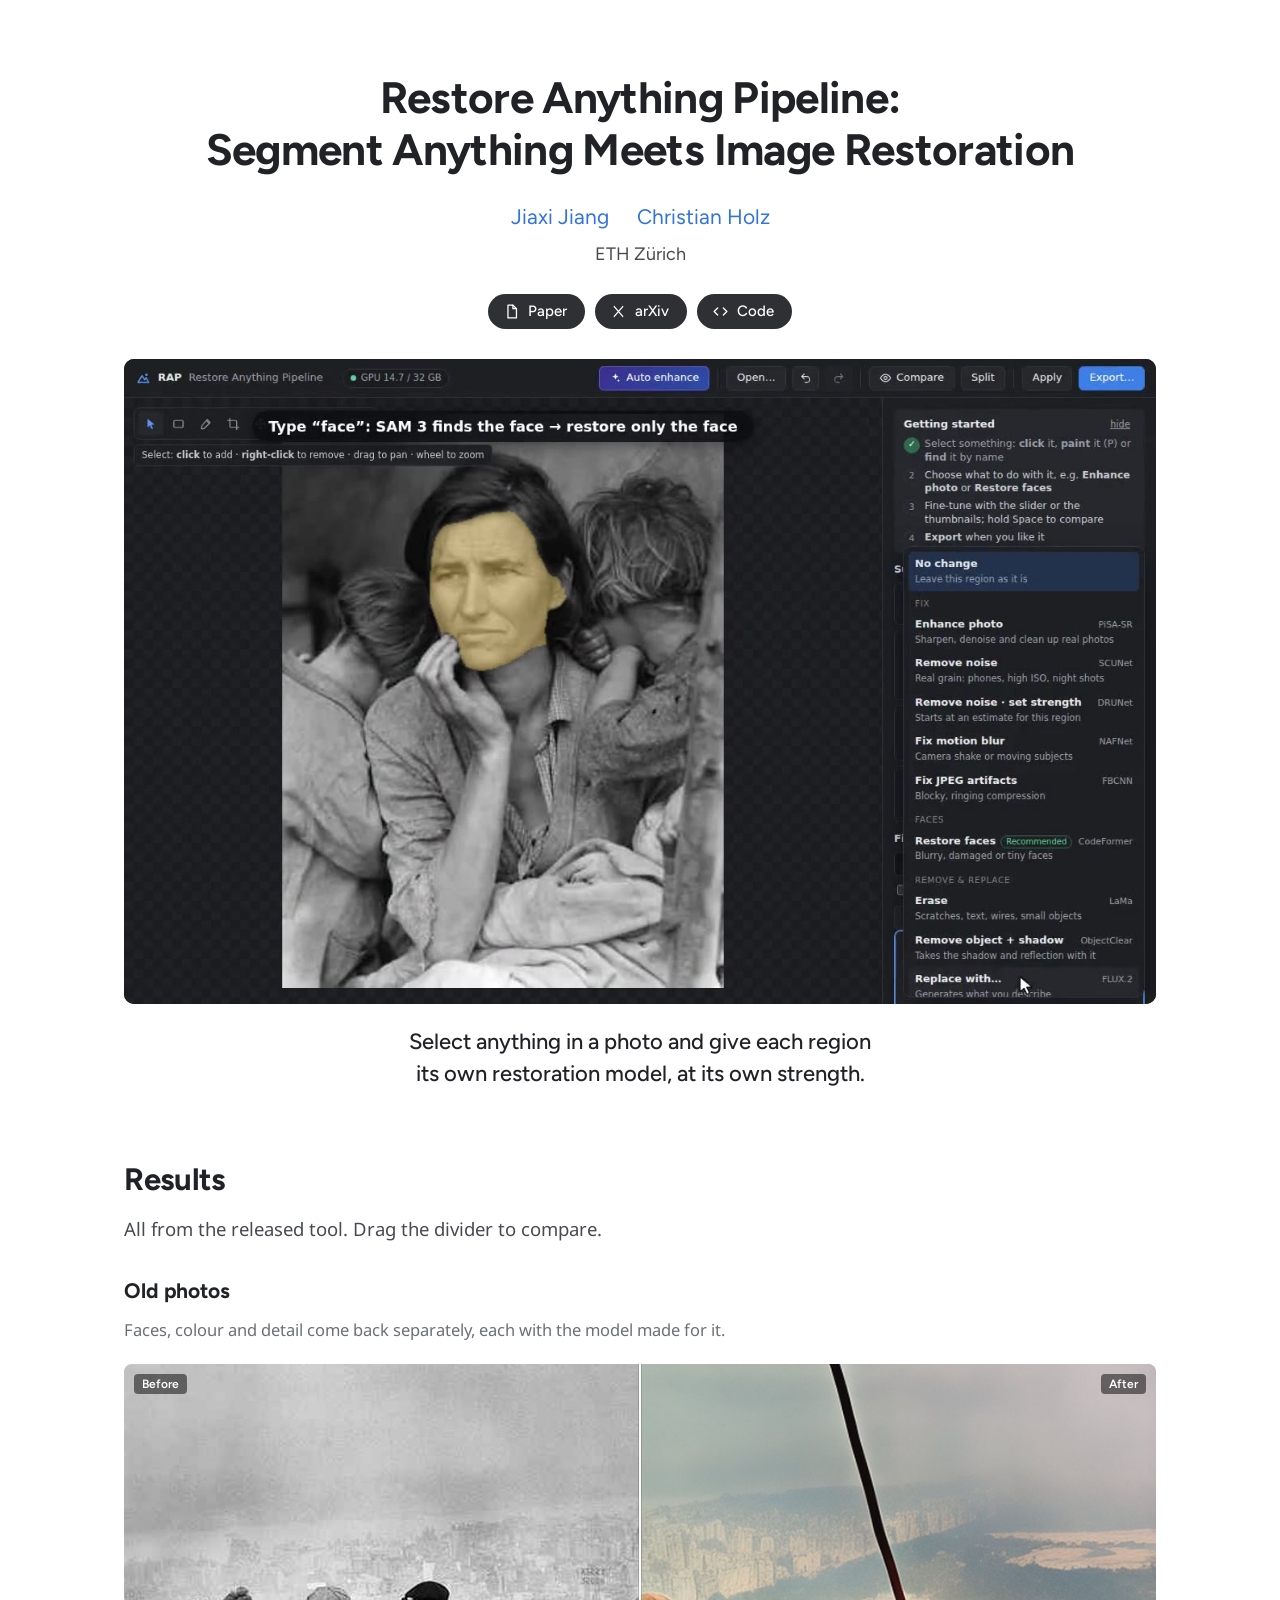
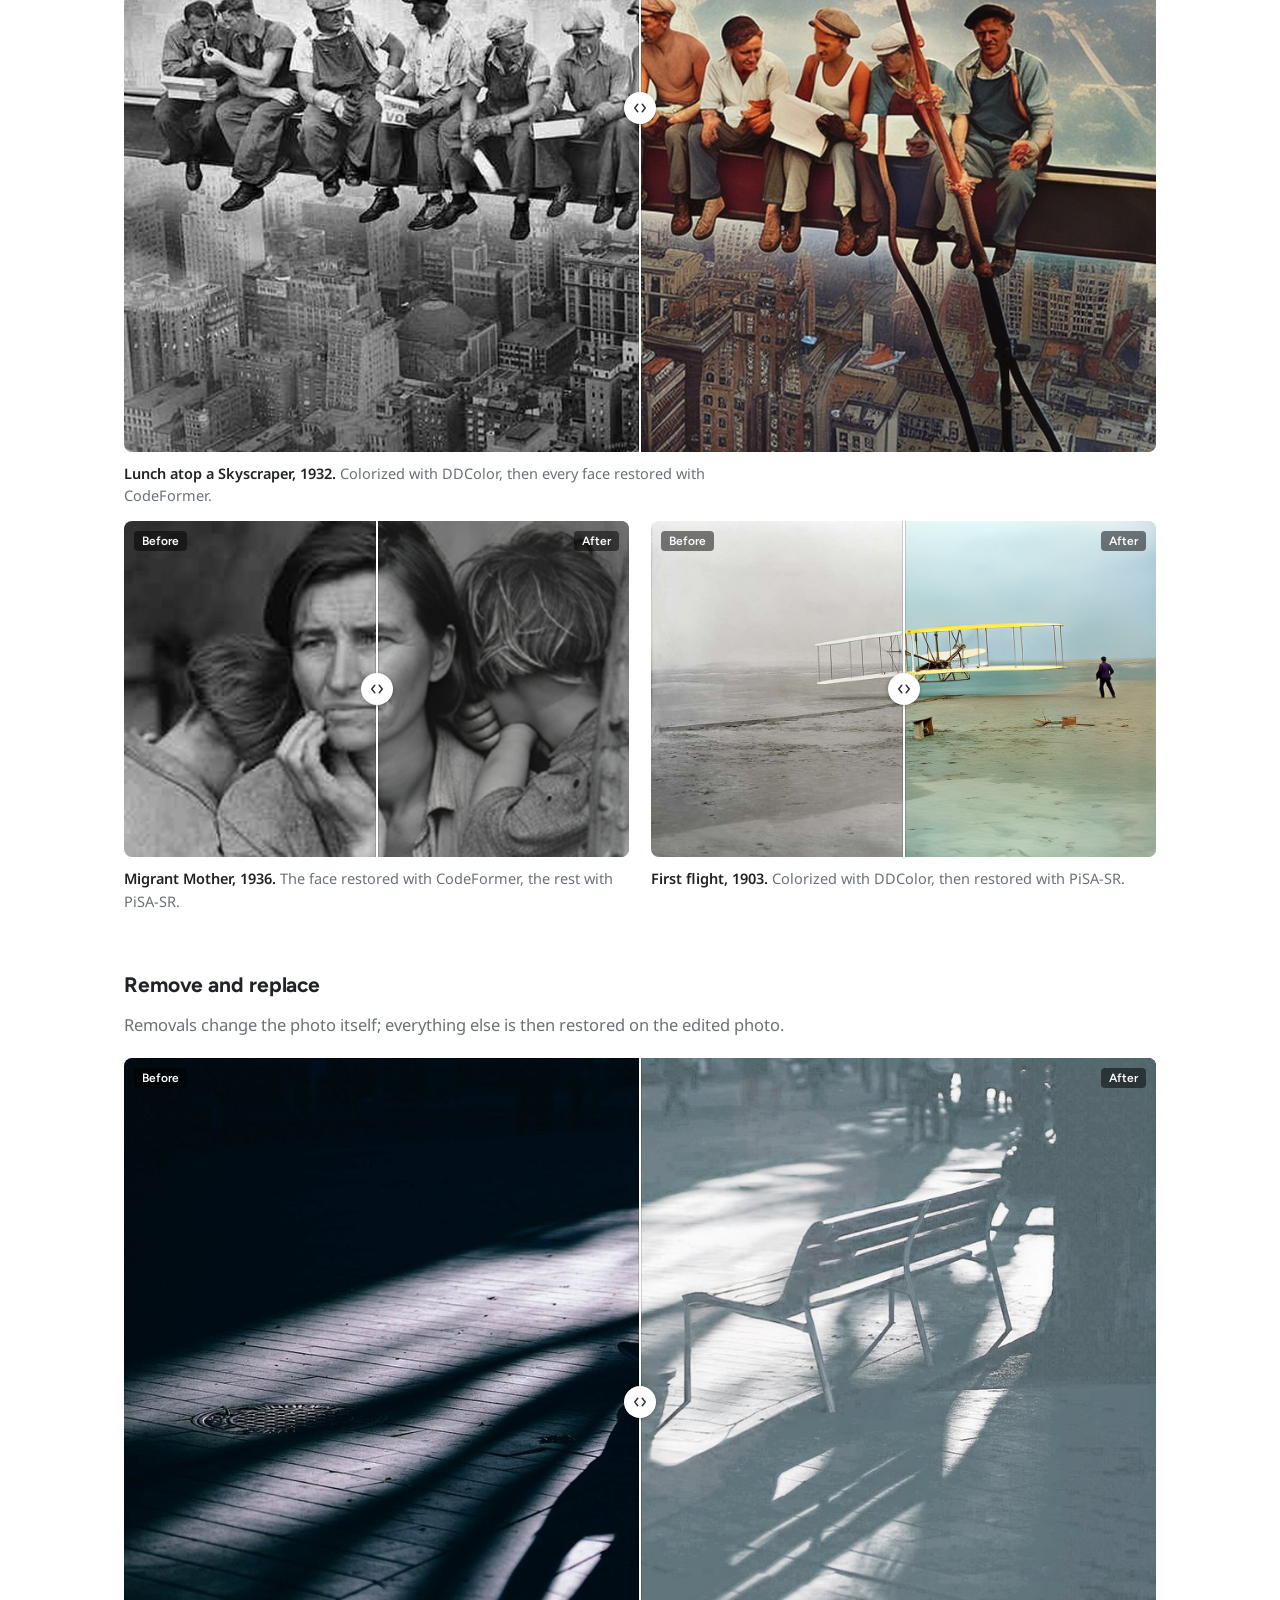
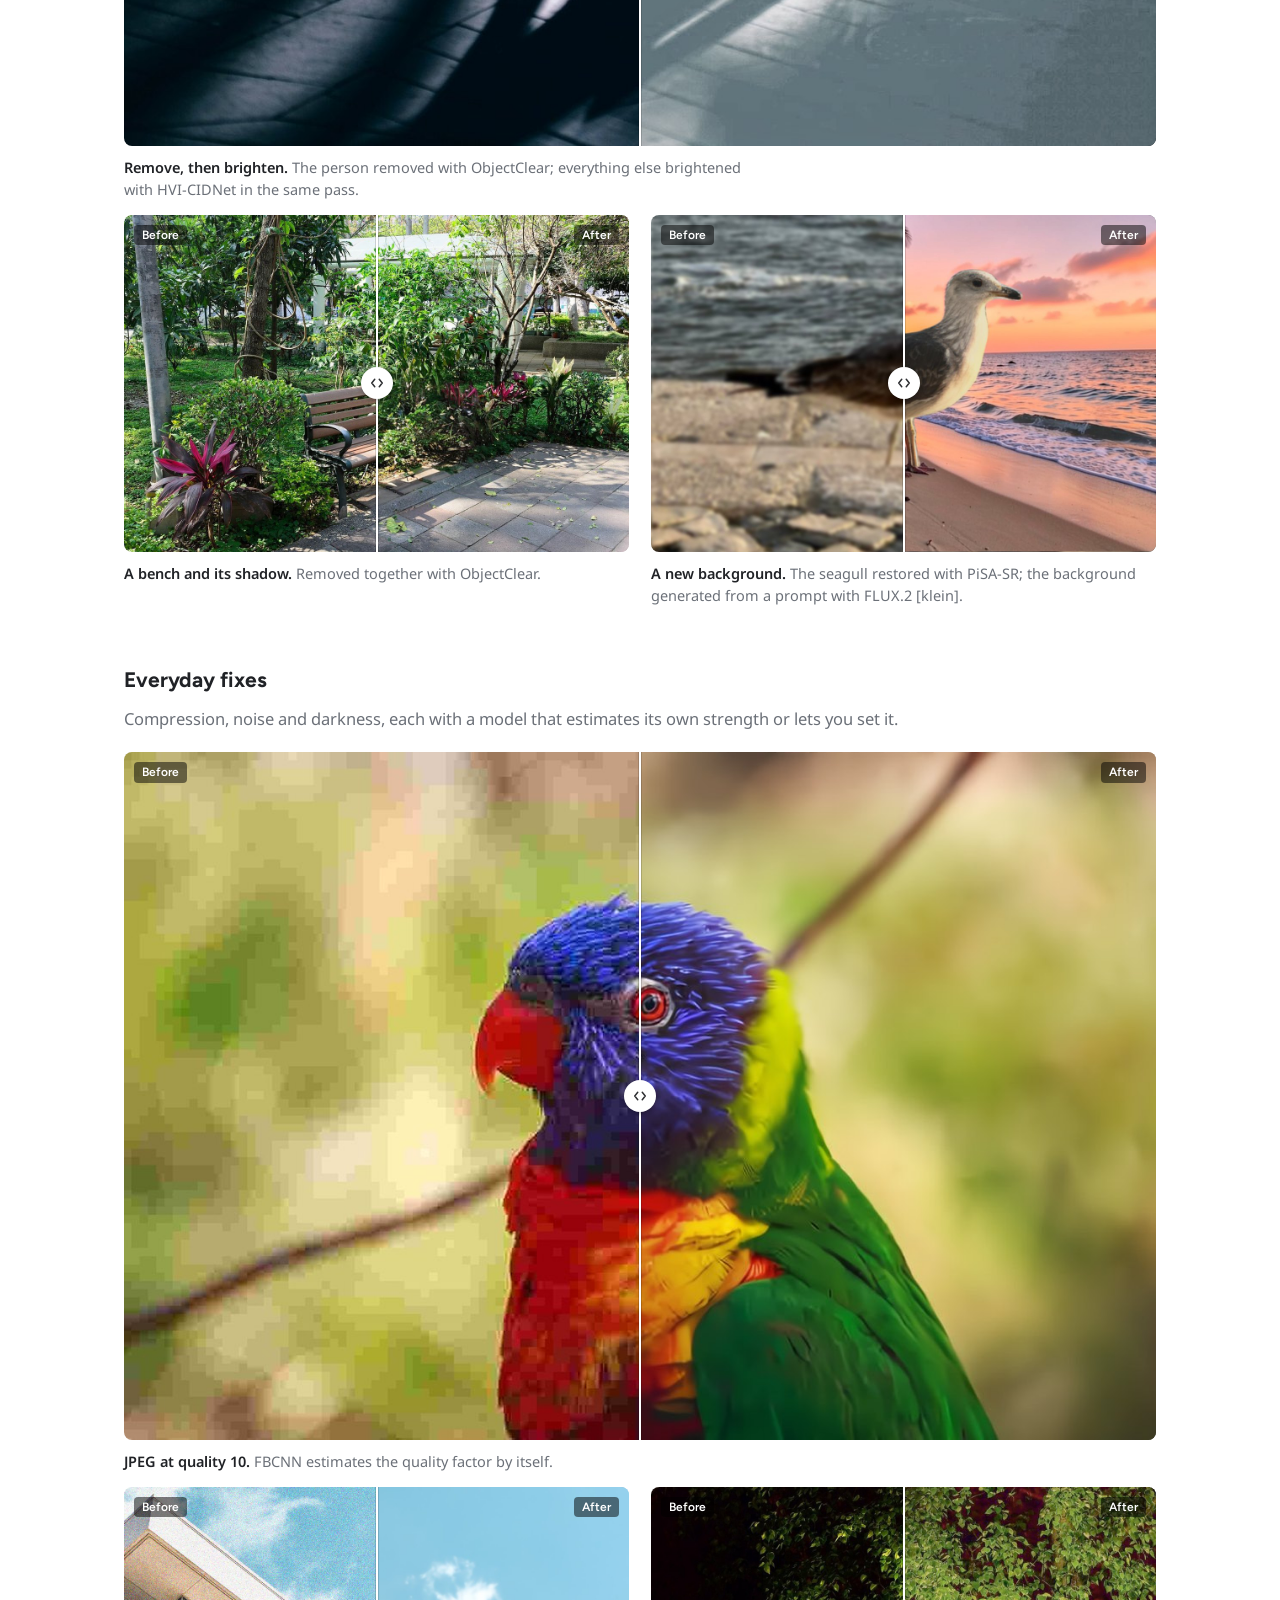
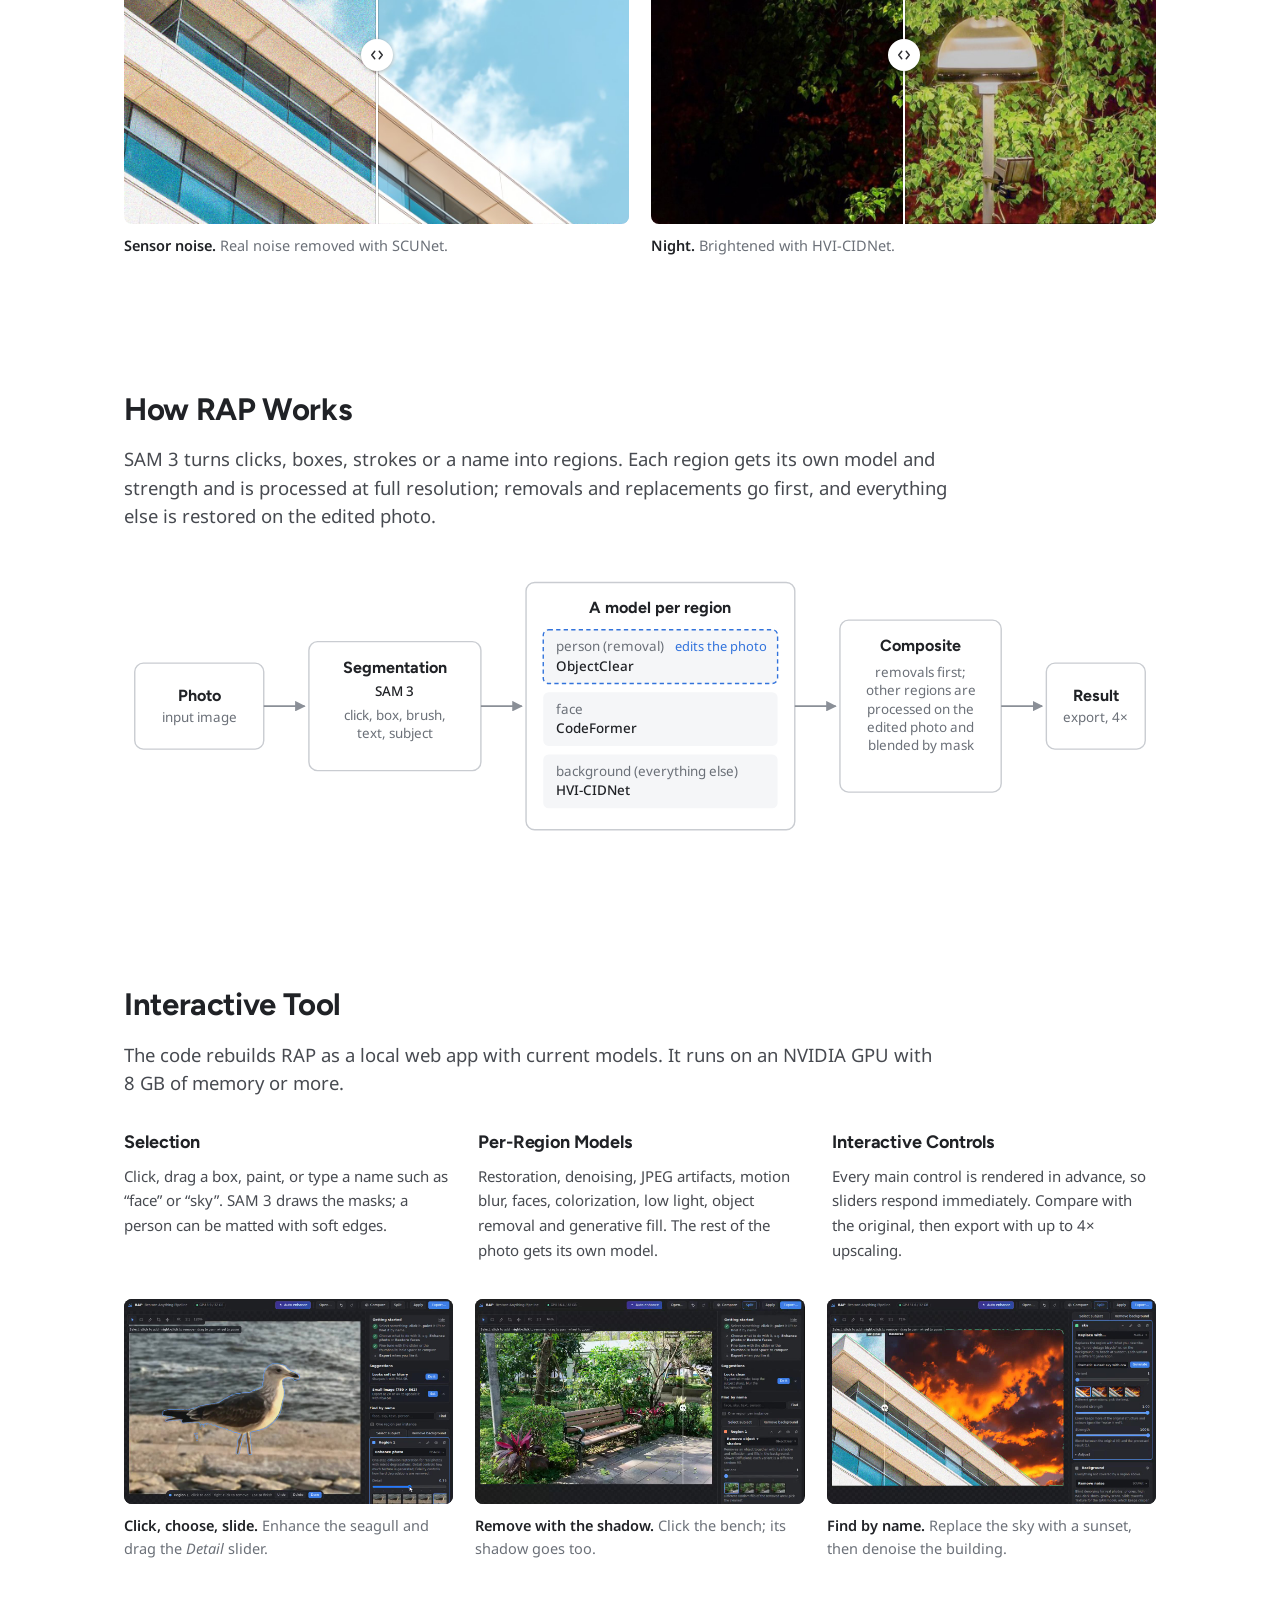
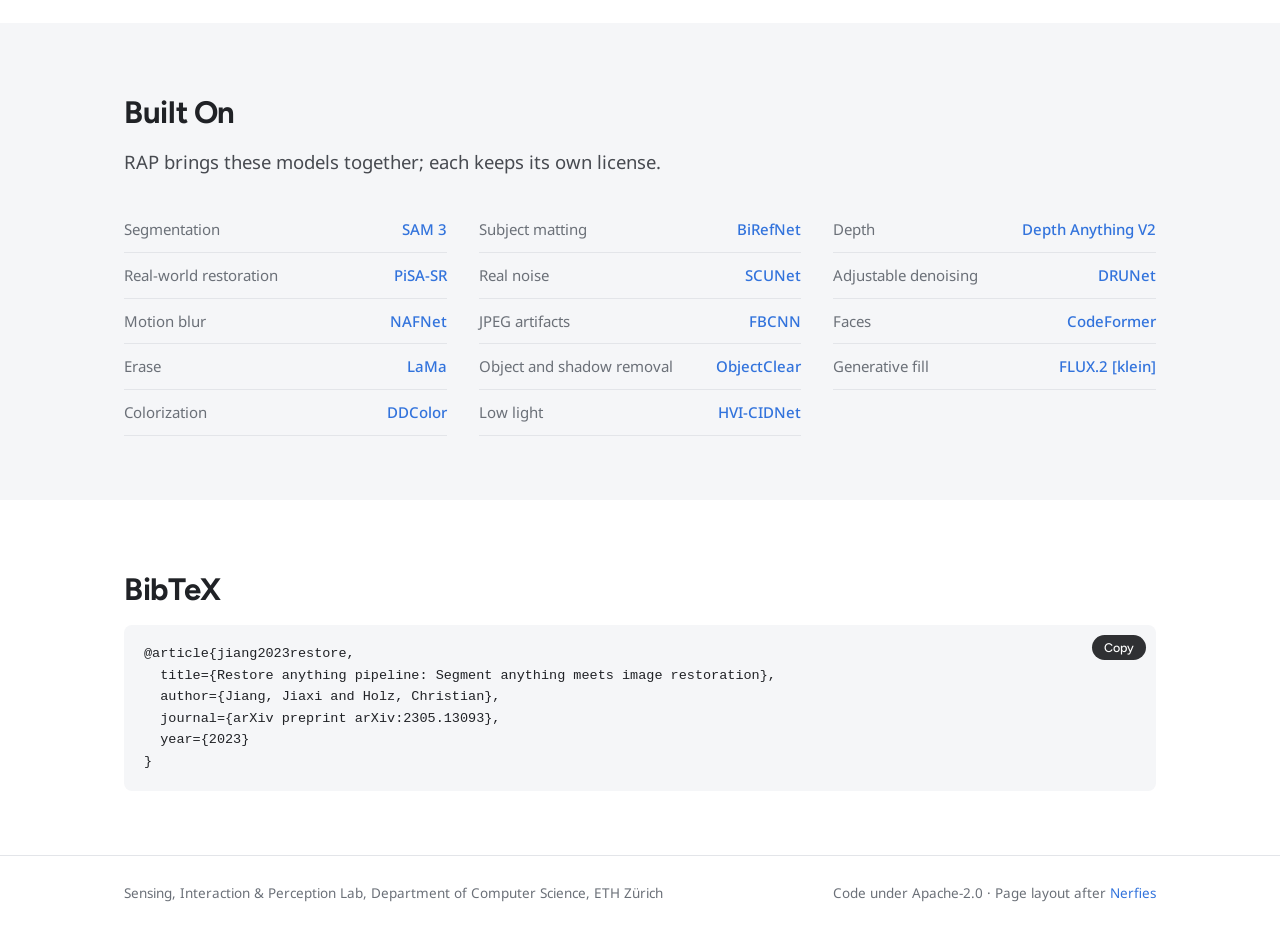
<file: docs/index.html>
<!doctype html>
<!--
  --------------------------------------------
  RAP project page
  --------------------------------------------
  Restore Anything Pipeline: Segment Anything Meets Image Restoration (arXiv 2023)
  https://github.com/eth-siplab/RAP
  Jiaxi Jiang (https://jiaxi-jiang.com/)
  Sensing, Interaction & Perception Lab,
  Department of Computer Science, ETH Zurich
-->
<html lang="en">
<head>
<meta charset="utf-8">
<meta name="viewport" content="width=device-width, initial-scale=1, viewport-fit=cover">
<title>Restore Anything Pipeline</title>
<meta name="description" content="RAP: interactive, per-object image restoration. Select anything with SAM 3, give each region its own model, and tune it with a slider.">
<meta property="og:title" content="Restore Anything Pipeline: Segment Anything Meets Image Restoration">
<meta property="og:description" content="Interactive, per-object image restoration: select anything, give each region its own model, tune it with a slider.">
<meta property="og:image" content="https://eth-siplab.github.io/RAP/compare/generate_after.jpg">
<meta name="twitter:card" content="summary_large_image">
<link rel="preconnect" href="https://fonts.googleapis.com">
<link rel="preconnect" href="https://fonts.gstatic.com" crossorigin>
<link rel="stylesheet" href="https://fonts.googleapis.com/css2?family=Figtree:wght@500;600;700&family=Noto+Sans:ital,wght@0,400;0,500;1,400&display=swap">
<style>
/* Layout: a research project page that opens with results: teaser, results by scenario, then the pipeline
   and the tool. One 1080px column; figures use the full width. Grey bands mark the credits.
   Light only. */
:root {
  --bg: #ffffff;
  --band: #f5f6f8;
  --ink: #202226;
  --text: #474a50;
  --muted: #6b7078;
  --line: #e3e5e9;
  --link: #3273dc;
  --button: #2f3033;
  --title: 'Figtree', 'Helvetica Neue', Arial, sans-serif;
  --body: 'Noto Sans', 'Helvetica Neue', Arial, sans-serif;
  --mono: ui-monospace, 'SFMono-Regular', Menlo, Consolas, monospace;
  color-scheme: light;
}
* { box-sizing: border-box; }
html { -webkit-text-size-adjust: 100%; scroll-behavior: smooth; }
body { margin: 0; background: var(--bg); color: var(--text); font: 400 16.5px/1.65 var(--body); }
a { color: var(--link); text-decoration: none; }
a:hover { text-decoration: underline; }
a:focus-visible, button:focus-visible, input:focus-visible { outline: 2px solid var(--link); outline-offset: 3px; }
.container { max-width: 1080px; margin: 0 auto; padding-inline: 24px; }
section { padding-block: 64px; }
.band { background: var(--band); }
h1, h2, h3 { font-family: var(--title); color: var(--ink); margin: 0; text-wrap: balance; }
h2 { font-size: 31px; font-weight: 700; letter-spacing: -0.012em; margin-bottom: 10px; }
h3 { font-size: 21px; font-weight: 700; letter-spacing: -0.005em; }
p { margin: 0 0 14px; max-width: 92ch; }
.lede { font-size: 18.5px; line-height: 1.55; color: var(--text); margin-bottom: 30px; max-width: 76ch; }
figure { margin: 0; }
figcaption { font-size: 14.5px; line-height: 1.55; color: var(--muted); margin-top: 10px; max-width: 80ch; }
figcaption b { color: var(--ink); font-weight: 600; }

/* ---------- title block ---------- */
.hero { text-align: center; padding-block: 72px 30px; }
.hero h1 { font-size: 44px; font-weight: 700; line-height: 1.18; letter-spacing: -0.015em; }
.authors { font-family: var(--title); font-size: 21px; margin-top: 24px; display: flex; justify-content: center; flex-wrap: wrap; gap: 4px 28px; }
.affil { font-family: var(--title); font-size: 18px; color: var(--text); margin-top: 6px; }
.links { display: flex; justify-content: center; flex-wrap: wrap; gap: 10px; margin-top: 24px; }
.links a { display: inline-flex; align-items: center; gap: 8px; padding: 9px 18px 9px 15px; border-radius: 999px;
  background: var(--button); color: #fff; font: 500 15px/1 var(--title); text-decoration: none; }
.links a:hover { background: #111; }
.links svg { width: 17px; height: 17px; fill: none; stroke: currentColor; stroke-width: 1.8; stroke-linecap: round; stroke-linejoin: round; }

/* ---------- teaser ---------- */
.teaser video { display: block; width: 100%; height: auto; aspect-ratio: 16 / 10; border-radius: 10px; background: #111; }
.summary { font-family: var(--title); font-size: 22px; font-weight: 500; color: var(--ink); text-align: center; line-height: 1.45;
  max-width: 44ch; margin: 22px auto 0; text-wrap: balance; }

/* ---------- pipeline ---------- */
.diagram-wrap { overflow-x: auto; }
.diagram { display: block; width: 100%; min-width: 720px; height: auto; font-family: var(--body); }
.diagram .box { fill: #fff; stroke: #c9ccd1; stroke-width: 1.3; }
.diagram .soft { fill: var(--band); }
.diagram .t { fill: var(--ink); font: 700 15px var(--title); }
.diagram .s { fill: var(--muted); font-size: 12.5px; }
.diagram .m { fill: var(--ink); font-size: 12.5px; font-weight: 500; }
.diagram .arrow { stroke: #8a8f97; stroke-width: 1.4; fill: none; }
.diagram .head { fill: #8a8f97; }
.diagram .dash { fill: none; stroke: var(--link); stroke-width: 1.3; stroke-dasharray: 4 3; }
.diagram .note { fill: var(--link); font-size: 12px; }

/* ---------- results ---------- */
.group { display: grid; gap: 14px; }
.group + .group { margin-top: 56px; }
.group-lede { color: var(--muted); margin: -6px 0 6px; }
.pair { display: grid; grid-template-columns: repeat(2, minmax(0, 1fr)); gap: 22px; }
.cmp-view { position: relative; overflow: hidden; border-radius: 8px; background: var(--band); --pos: 50%; touch-action: pan-y; aspect-ratio: 3 / 2; }
.cmp-view img { display: block; width: 100%; height: 100%; object-fit: cover; user-select: none; -webkit-user-drag: none; }
.cmp-view .after { position: absolute; inset: 0; clip-path: inset(0 0 0 var(--pos)); }
.cmp-line { position: absolute; top: 0; bottom: 0; left: var(--pos); width: 2px; margin-left: -1px; background: #fff; pointer-events: none; box-shadow: 0 0 0 1px rgba(0, 0, 0, 0.15); }
.cmp-line::after {
  content: ''; position: absolute; top: 50%; left: 50%; width: 32px; height: 32px; margin: -16px 0 0 -16px; border-radius: 50%;
  background: #fff url("data:image/svg+xml,%3Csvg xmlns='http://www.w3.org/2000/svg' viewBox='0 0 24 24' fill='none' stroke='%232f3033' stroke-width='2' stroke-linecap='round' stroke-linejoin='round'%3E%3Cpath d='M9 7l-4 5 4 5M15 7l4 5-4 5'/%3E%3C/svg%3E") center / 18px no-repeat;
  box-shadow: 0 1px 4px rgba(0, 0, 0, 0.3);
}
.cmp-view input { position: absolute; inset: 0; width: 100%; height: 100%; margin: 0; opacity: 0; cursor: ew-resize; }
.tag { position: absolute; top: 10px; padding: 3px 8px; border-radius: 4px; font: 600 12px/1.2 var(--title); color: #fff; background: rgba(0, 0, 0, 0.5); pointer-events: none; }
.tag.l { left: 10px; } .tag.r { right: 10px; }

/* ---------- tool ---------- */
.points { display: grid; grid-template-columns: repeat(3, minmax(0, 1fr)); gap: 30px; margin-bottom: 36px; }
.points h3 { font-size: 18px; margin-bottom: 6px; }
.points p { margin: 0; font-size: 15px; }
.demos { display: grid; grid-template-columns: repeat(3, minmax(0, 1fr)); gap: 22px; }
.demos video { display: block; width: 100%; height: auto; aspect-ratio: 16 / 10; border-radius: 8px; background: #111; }

/* ---------- credits ---------- */
.credits { display: grid; grid-template-columns: repeat(3, minmax(0, 1fr)); gap: 0 32px; margin: 0; padding: 0; list-style: none; }
.credits li { display: flex; justify-content: space-between; gap: 12px; padding-block: 10px; border-bottom: 1px solid var(--line); font-size: 15px; }
.credits span { color: var(--muted); }
.credits a { font-weight: 500; text-align: right; }

/* ---------- BibTeX ---------- */
.bib { position: relative; }
pre { margin: 0; padding: 18px 20px; background: var(--band); border-radius: 8px; overflow-x: auto; font: 13.5px/1.6 var(--mono); color: var(--ink); }
.copy { position: absolute; top: 10px; right: 10px; padding: 5px 12px; border-radius: 999px; font: 500 12.5px var(--title); background: var(--button); color: #fff; border: 0; cursor: pointer; }
.copy:hover { background: #111; }

footer { border-top: 1px solid var(--line); }
footer .container { padding-block: 26px 44px; font-size: 13.5px; color: var(--muted); display: flex; flex-wrap: wrap; gap: 6px 28px; justify-content: space-between; }

@media (max-width: 860px) {
  .credits { grid-template-columns: repeat(2, minmax(0, 1fr)); }
}
@media (max-width: 760px) {
  section { padding-block: 44px; }
  .hero { padding-block: 44px 22px; }
  .hero h1 { font-size: 30px; }
  .authors { font-size: 18px; }
  .summary { font-size: 18px; }
  h2 { font-size: 26px; }
  .pair, .points, .demos { grid-template-columns: minmax(0, 1fr); }
  .credits { grid-template-columns: minmax(0, 1fr); }
}
@media (max-width: 420px) { .container { padding-inline: 16px; } }
@media (prefers-reduced-motion: reduce) { html { scroll-behavior: auto; } }
</style>
</head>
<body>

<header class="container hero">
  <h1>Restore Anything Pipeline:<br>Segment Anything Meets Image Restoration</h1>
  <div class="authors">
    <a href="https://jiaxi-jiang.com/">Jiaxi Jiang</a>
    <a href="https://www.christianholz.net/">Christian Holz</a>
  </div>
  <div class="affil">ETH Zürich</div>
  <nav class="links" aria-label="Paper and code">
    <a href="https://arxiv.org/pdf/2305.13093"><svg viewBox="0 0 24 24" aria-hidden="true"><path d="M7 3h7l5 5v13H7z"/><path d="M14 3v5h5"/></svg>Paper</a>
    <a href="https://arxiv.org/abs/2305.13093"><svg viewBox="0 0 24 24" aria-hidden="true"><path d="M6 5l12 14M18 5L6 19"/></svg>arXiv</a>
    <a href="https://github.com/eth-siplab/RAP"><svg viewBox="0 0 24 24" aria-hidden="true"><path d="M8 17l-5-5 5-5M16 7l5 5-5 5"/></svg>Code</a>
  </nav>
</header>

<div class="container teaser">
  <video src="videos/hero.mp4" poster="videos/hero_poster.jpg" autoplay muted loop playsinline preload="auto" width="1280" height="800"
         aria-label="Selecting a face by name, a person as the subject, and a person with a click; each region gets its own model"></video>
  <p class="summary">Select anything in a photo and give each region its own restoration model, at its own strength.</p>
</div>

<section>
  <div class="container">
    <h2>Results</h2>
    <p class="lede">All from the released tool. Drag the divider to compare.</p>
    <div class="group">
      <h3>Old photos</h3>
      <p class="group-lede">Faces, colour and detail come back separately, each with the model made for it.</p>
      <figure class="cmp big">
        <div class="cmp-view">
          <img src="compare/old_photo_before.jpg" alt="Lunch atop a Skyscraper, black and white and low quality" width="1200" height="800" loading="lazy">
          <img class="after" src="compare/old_photo_after.jpg" alt="The same photo colorized, with every face restored" width="1200" height="800" loading="lazy">
          <div class="cmp-line"></div><span class="tag l">Before</span><span class="tag r">After</span>
          <input type="range" min="0" max="100" value="50" step="0.5" id="cmp-old_photo" aria-label="Before and after: Lunch atop a Skyscraper, 1932">
        </div>
        <figcaption><b>Lunch atop a Skyscraper, 1932.</b> Colorized with DDColor, then every face restored with CodeFormer.</figcaption>
      </figure>
      <div class="pair">
      <figure class="cmp">
        <div class="cmp-view">
          <img src="compare/migrant_before.jpg" alt="Migrant Mother, a small, heavily compressed copy" width="1200" height="800" loading="lazy">
          <img class="after" src="compare/migrant_after.jpg" alt="The face restored with CodeFormer and the rest with PiSA-SR" width="1200" height="800" loading="lazy">
          <div class="cmp-line"></div><span class="tag l">Before</span><span class="tag r">After</span>
          <input type="range" min="0" max="100" value="50" step="0.5" id="cmp-migrant" aria-label="Before and after: Migrant Mother, 1936">
        </div>
        <figcaption><b>Migrant Mother, 1936.</b> The face restored with CodeFormer, the rest with PiSA-SR.</figcaption>
      </figure>
      <figure class="cmp">
        <div class="cmp-view">
          <img src="compare/wright_before.jpg" alt="The Wright Flyer's first flight in black and white" width="1200" height="800" loading="lazy">
          <img class="after" src="compare/wright_after.jpg" alt="The same scene colorized and restored" width="1200" height="800" loading="lazy">
          <div class="cmp-line"></div><span class="tag l">Before</span><span class="tag r">After</span>
          <input type="range" min="0" max="100" value="50" step="0.5" id="cmp-wright" aria-label="Before and after: First flight, 1903">
        </div>
        <figcaption><b>First flight, 1903.</b> Colorized with DDColor, then restored with PiSA-SR.</figcaption>
      </figure>
      </div>
    </div>
    <div class="group">
      <h3>Remove and replace</h3>
      <p class="group-lede">Removals change the photo itself; everything else is then restored on the edited photo.</p>
      <figure class="cmp big">
        <div class="cmp-view">
          <img src="compare/darkpark_before.jpg" alt="A dark park with a person sitting on a bench" width="1200" height="800" loading="lazy">
          <img class="after" src="compare/darkpark_after.jpg" alt="The person removed and the scene brightened" width="1200" height="800" loading="lazy">
          <div class="cmp-line"></div><span class="tag l">Before</span><span class="tag r">After</span>
          <input type="range" min="0" max="100" value="50" step="0.5" id="cmp-darkpark" aria-label="Before and after: Remove, then brighten">
        </div>
        <figcaption><b>Remove, then brighten.</b> The person removed with ObjectClear; everything else brightened with HVI-CIDNet in the same pass.</figcaption>
      </figure>
      <div class="pair">
      <figure class="cmp">
        <div class="cmp-view">
          <img src="compare/removal_before.jpg" alt="A park bench among plants, casting a shadow on the path" width="1200" height="800" loading="lazy">
          <img class="after" src="compare/removal_after.jpg" alt="The same park with the bench and its shadow removed" width="1200" height="800" loading="lazy">
          <div class="cmp-line"></div><span class="tag l">Before</span><span class="tag r">After</span>
          <input type="range" min="0" max="100" value="50" step="0.5" id="cmp-removal" aria-label="Before and after: A bench and its shadow">
        </div>
        <figcaption><b>A bench and its shadow.</b> Removed together with ObjectClear.</figcaption>
      </figure>
      <figure class="cmp">
        <div class="cmp-view">
          <img src="compare/generate_before.jpg" alt="A blurry seagull on a stone quay by the sea" width="1200" height="800" loading="lazy">
          <img class="after" src="compare/generate_after.jpg" alt="The seagull restored and standing on a tropical beach at sunset" width="1200" height="800" loading="lazy">
          <div class="cmp-line"></div><span class="tag l">Before</span><span class="tag r">After</span>
          <input type="range" min="0" max="100" value="50" step="0.5" id="cmp-generate" aria-label="Before and after: A new background">
        </div>
        <figcaption><b>A new background.</b> The seagull restored with PiSA-SR; the background generated from a prompt with FLUX.2 [klein].</figcaption>
      </figure>
      </div>
    </div>
    <div class="group">
      <h3>Everyday fixes</h3>
      <p class="group-lede">Compression, noise and darkness, each with a model that estimates its own strength or lets you set it.</p>
      <figure class="cmp big">
        <div class="cmp-view">
          <img src="compare/jpeg_before.jpg" alt="A parrot saved as a JPEG at quality 10, with heavy blocking" width="1200" height="800" loading="lazy">
          <img class="after" src="compare/jpeg_after.jpg" alt="The parrot after FBCNN removed the JPEG artifacts" width="1200" height="800" loading="lazy">
          <div class="cmp-line"></div><span class="tag l">Before</span><span class="tag r">After</span>
          <input type="range" min="0" max="100" value="50" step="0.5" id="cmp-jpeg" aria-label="Before and after: JPEG at quality 10">
        </div>
        <figcaption><b>JPEG at quality 10.</b> FBCNN estimates the quality factor by itself.</figcaption>
      </figure>
      <div class="pair">
      <figure class="cmp">
        <div class="cmp-view">
          <img src="compare/noise_before.jpg" alt="A building against the sky, full of noise" width="1200" height="800" loading="lazy">
          <img class="after" src="compare/noise_after.jpg" alt="The same photo with the noise removed" width="1200" height="800" loading="lazy">
          <div class="cmp-line"></div><span class="tag l">Before</span><span class="tag r">After</span>
          <input type="range" min="0" max="100" value="50" step="0.5" id="cmp-noise" aria-label="Before and after: Sensor noise">
        </div>
        <figcaption><b>Sensor noise.</b> Real noise removed with SCUNet.</figcaption>
      </figure>
      <figure class="cmp">
        <div class="cmp-view">
          <img src="compare/lowlight_before.jpg" alt="A dark night photo of a street light next to a birch" width="1200" height="800" loading="lazy">
          <img class="after" src="compare/lowlight_after.jpg" alt="The night photo brightened, with the birch and street visible" width="1200" height="800" loading="lazy">
          <div class="cmp-line"></div><span class="tag l">Before</span><span class="tag r">After</span>
          <input type="range" min="0" max="100" value="50" step="0.5" id="cmp-lowlight" aria-label="Before and after: Night">
        </div>
        <figcaption><b>Night.</b> Brightened with HVI-CIDNet.</figcaption>
      </figure>
      </div>
    </div>
  </div>
</section>



<section>
  <div class="container">
    <h2>How RAP Works</h2>
    <p class="lede">SAM&nbsp;3 turns clicks, boxes, strokes or a name into regions. Each region gets its own model and strength and is
      processed at full resolution; removals and replacements go first, and everything else is restored on the edited photo.</p>
    <figure>
      <div class="diagram-wrap">
        <svg class="diagram" viewBox="0 0 960 270" role="img" aria-labelledby="dg-title dg-desc">
          <title id="dg-title">RAP pipeline</title>
          <desc id="dg-desc">The photo is segmented into regions with SAM 3. Each region gets its own model. Removals edit the photo
            first; the other regions and the background are processed on the edited photo and composited into the result.</desc>
          <defs>
            <marker id="ah" viewBox="0 0 10 10" refX="9" refY="5" markerWidth="7" markerHeight="7" orient="auto">
              <path class="head" d="M0 0L10 5L0 10z"/>
            </marker>
          </defs>
          <rect class="box" x="10" y="95" width="120" height="80" rx="8"/>
          <text class="t" x="70" y="130" text-anchor="middle">Photo</text>
          <text class="s" x="70" y="150" text-anchor="middle">input image</text>
          <path class="arrow" d="M130 135H168" marker-end="url(#ah)"/>
          <rect class="box" x="172" y="75" width="160" height="120" rx="8"/>
          <text class="t" x="252" y="104" text-anchor="middle">Segmentation</text>
          <text class="m" x="252" y="126" text-anchor="middle">SAM 3</text>
          <text class="s" x="252" y="148" text-anchor="middle">click, box, brush,</text>
          <text class="s" x="252" y="165" text-anchor="middle">text, subject</text>
          <path class="arrow" d="M332 135H370" marker-end="url(#ah)"/>
          <rect class="box" x="374" y="20" width="250" height="230" rx="8"/>
          <text class="t" x="499" y="48" text-anchor="middle">A model per region</text>
          <rect class="soft" x="390" y="64" width="218" height="50" rx="5"/>
          <rect class="dash" x="390" y="64" width="218" height="50" rx="5"/>
          <text class="s" x="402" y="84">person (removal)</text><text class="m" x="402" y="102">ObjectClear</text>
          <text class="note" x="598" y="84" text-anchor="end">edits the photo</text>
          <rect class="soft" x="390" y="122" width="218" height="50" rx="5"/>
          <text class="s" x="402" y="142">face</text><text class="m" x="402" y="160">CodeFormer</text>
          <rect class="soft" x="390" y="180" width="218" height="50" rx="5"/>
          <text class="s" x="402" y="200">background (everything else)</text><text class="m" x="402" y="218">HVI-CIDNet</text>
          <path class="arrow" d="M624 135H662" marker-end="url(#ah)"/>
          <rect class="box" x="666" y="55" width="150" height="160" rx="8"/>
          <text class="t" x="741" y="84" text-anchor="middle">Composite</text>
          <text class="s" x="741" y="108" text-anchor="middle">removals first;</text>
          <text class="s" x="741" y="125" text-anchor="middle">other regions are</text>
          <text class="s" x="741" y="142" text-anchor="middle">processed on the</text>
          <text class="s" x="741" y="159" text-anchor="middle">edited photo and</text>
          <text class="s" x="741" y="176" text-anchor="middle">blended by mask</text>
          <path class="arrow" d="M816 135H854" marker-end="url(#ah)"/>
          <rect class="box" x="858" y="95" width="92" height="80" rx="8"/>
          <text class="t" x="904" y="130" text-anchor="middle">Result</text>
          <text class="s" x="904" y="150" text-anchor="middle">export, 4×</text>
        </svg>
      </div>
    </figure>
  </div>
</section>


<section>
  <div class="container">
    <h2>Interactive Tool</h2>
    <p class="lede">The code rebuilds RAP as a local web app with current models. It runs on an NVIDIA GPU with 8&nbsp;GB of memory or more.</p>
    <div class="points">
      <div><h3>Selection</h3><p>Click, drag a box, paint, or type a name such as “face” or “sky”. SAM&nbsp;3 draws the masks; a person can be matted with soft edges.</p></div>
      <div><h3>Per-Region Models</h3><p>Restoration, denoising, JPEG artifacts, motion blur, faces, colorization, low light, object removal and generative fill. The rest of the photo gets its own model.</p></div>
      <div><h3>Interactive Controls</h3><p>Every main control is rendered in advance, so sliders respond immediately. Compare with the original, then export with up to 4× upscaling.</p></div>
    </div>
    <div class="demos">
      <figure>
        <video src="videos/select.mp4" poster="videos/select_poster.jpg" autoplay muted loop playsinline preload="metadata" width="1280" height="800"
               aria-label="Clicking a seagull, enhancing it with PiSA-SR and dragging the detail slider"></video>
        <figcaption><b>Click, choose, slide.</b> Enhance the seagull and drag the <i>Detail</i> slider.</figcaption>
      </figure>
      <figure>
        <video src="videos/remove.mp4" poster="videos/remove_poster.jpg" autoplay muted loop playsinline preload="metadata" width="1280" height="800"
               aria-label="Clicking a park bench and removing it with its shadow"></video>
        <figcaption><b>Remove with the shadow.</b> Click the bench; its shadow goes too.</figcaption>
      </figure>
      <figure>
        <video src="videos/find.mp4" poster="videos/find_poster.jpg" autoplay muted loop playsinline preload="metadata" width="1280" height="800"
               aria-label="Finding the sky by name and replacing it with a sunset, then denoising the building"></video>
        <figcaption><b>Find by name.</b> Replace the sky with a sunset, then denoise the building.</figcaption>
      </figure>
    </div>
  </div>
</section>

<section class="band">
  <div class="container">
    <h2>Built On</h2>
    <p class="lede">RAP brings these models together; each keeps its own license.</p>
    <ul class="credits">
      <li><span>Segmentation</span><a href="https://github.com/facebookresearch/sam3">SAM 3</a></li>
      <li><span>Subject matting</span><a href="https://github.com/ZhengPeng7/BiRefNet">BiRefNet</a></li>
      <li><span>Depth</span><a href="https://huggingface.co/depth-anything/Depth-Anything-V2-Small-hf">Depth Anything V2</a></li>
      <li><span>Real-world restoration</span><a href="https://github.com/csslc/PiSA-SR">PiSA-SR</a></li>
      <li><span>Real noise</span><a href="https://github.com/cszn/SCUNet">SCUNet</a></li>
      <li><span>Adjustable denoising</span><a href="https://github.com/cszn/DPIR">DRUNet</a></li>
      <li><span>Motion blur</span><a href="https://github.com/megvii-research/NAFNet">NAFNet</a></li>
      <li><span>JPEG artifacts</span><a href="https://github.com/jiaxi-jiang/FBCNN">FBCNN</a></li>
      <li><span>Faces</span><a href="https://github.com/sczhou/CodeFormer">CodeFormer</a></li>
      <li><span>Erase</span><a href="https://github.com/advimman/lama">LaMa</a></li>
      <li><span>Object and shadow removal</span><a href="https://github.com/zjx0101/ObjectClear">ObjectClear</a></li>
      <li><span>Generative fill</span><a href="https://huggingface.co/black-forest-labs/FLUX.2-klein-4B">FLUX.2 [klein]</a></li>
      <li><span>Colorization</span><a href="https://github.com/piddnad/DDColor">DDColor</a></li>
      <li><span>Low light</span><a href="https://github.com/Fediory/HVI-CIDNet">HVI-CIDNet</a></li>
    </ul>
  </div>
</section>

<section>
  <div class="container">
    <h2 id="bibtex-title">BibTeX</h2>
    <div class="bib">
      <pre id="bibtex">@article{jiang2023restore,
  title={Restore anything pipeline: Segment anything meets image restoration},
  author={Jiang, Jiaxi and Holz, Christian},
  journal={arXiv preprint arXiv:2305.13093},
  year={2023}
}</pre>
      <button class="copy" type="button" id="copy-bib">Copy</button>
    </div>
  </div>
</section>

<footer>
  <div class="container">
    <span>Sensing, Interaction &amp; Perception Lab, Department of Computer Science, ETH Zürich</span>
    <span>Code under Apache-2.0 · Page layout after <a href="https://nerfies.github.io/">Nerfies</a></span>
  </div>
</footer>

<script>
// before/after sliders
document.querySelectorAll('.cmp-view').forEach(function (view) {
  var input = view.querySelector('input');
  var set = function () { view.style.setProperty('--pos', input.value + '%'); };
  input.addEventListener('input', set);
  set();
});

// play videos only while visible; no autoplay for people who prefer reduced motion
(function () {
  var videos = Array.prototype.slice.call(document.querySelectorAll('video'));
  if (window.matchMedia && window.matchMedia('(prefers-reduced-motion: reduce)').matches) {
    videos.forEach(function (v) { v.removeAttribute('autoplay'); v.pause(); v.controls = true; });
    return;
  }
  if (!('IntersectionObserver' in window)) return;
  var io = new IntersectionObserver(function (entries) {
    entries.forEach(function (e) {
      if (e.isIntersecting) { var p = e.target.play(); if (p && p.catch) p.catch(function () {}); }
      else e.target.pause();
    });
  }, { threshold: 0.2 });
  videos.forEach(function (v) { io.observe(v); });
})();

// copy BibTeX
document.getElementById('copy-bib').addEventListener('click', function () {
  var btn = this, text = document.getElementById('bibtex').textContent;
  var done = function () { btn.textContent = 'Copied'; setTimeout(function () { btn.textContent = 'Copy'; }, 1600); };
  var select = function () {
    var r = document.createRange(); r.selectNodeContents(document.getElementById('bibtex'));
    var s = window.getSelection(); s.removeAllRanges(); s.addRange(r); btn.textContent = 'Selected';
  };
  if (navigator.clipboard && navigator.clipboard.writeText) navigator.clipboard.writeText(text).then(done, select);
  else select();
});
</script>
</body>
</html>
</file>
